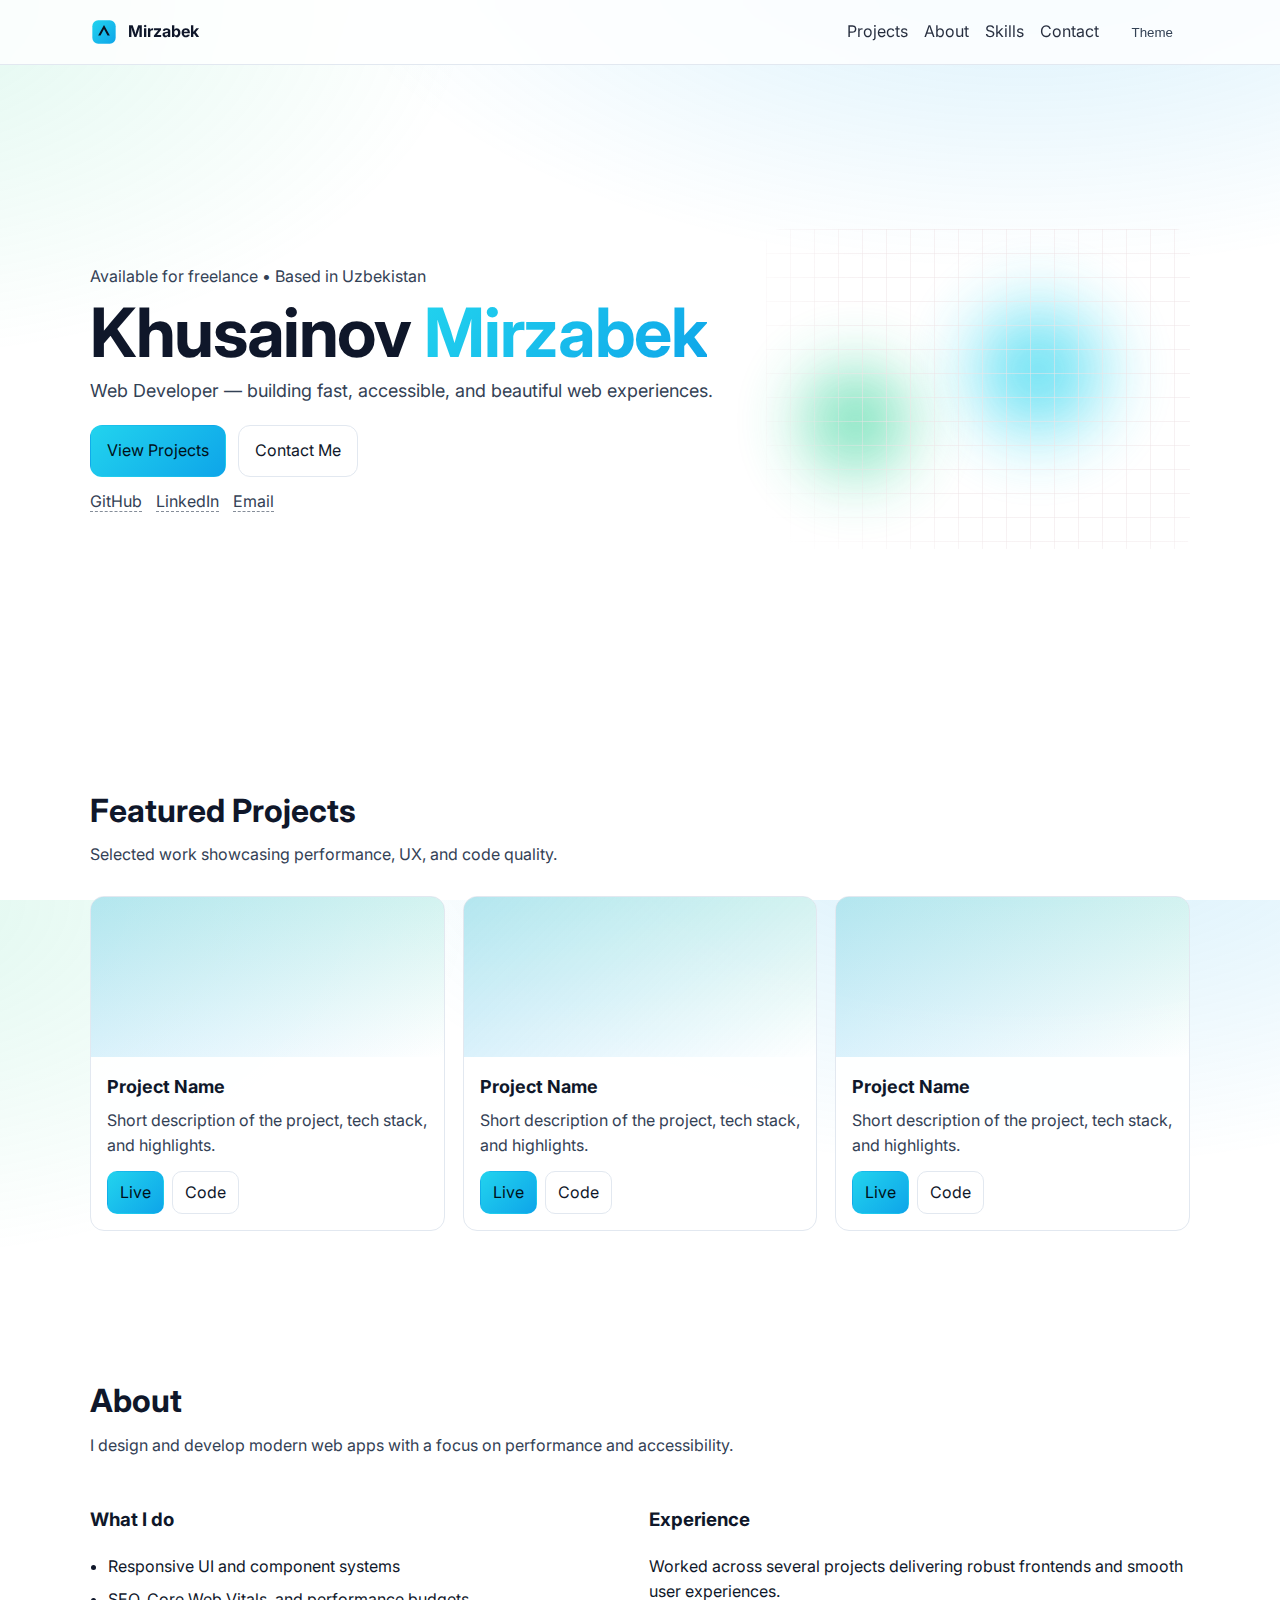
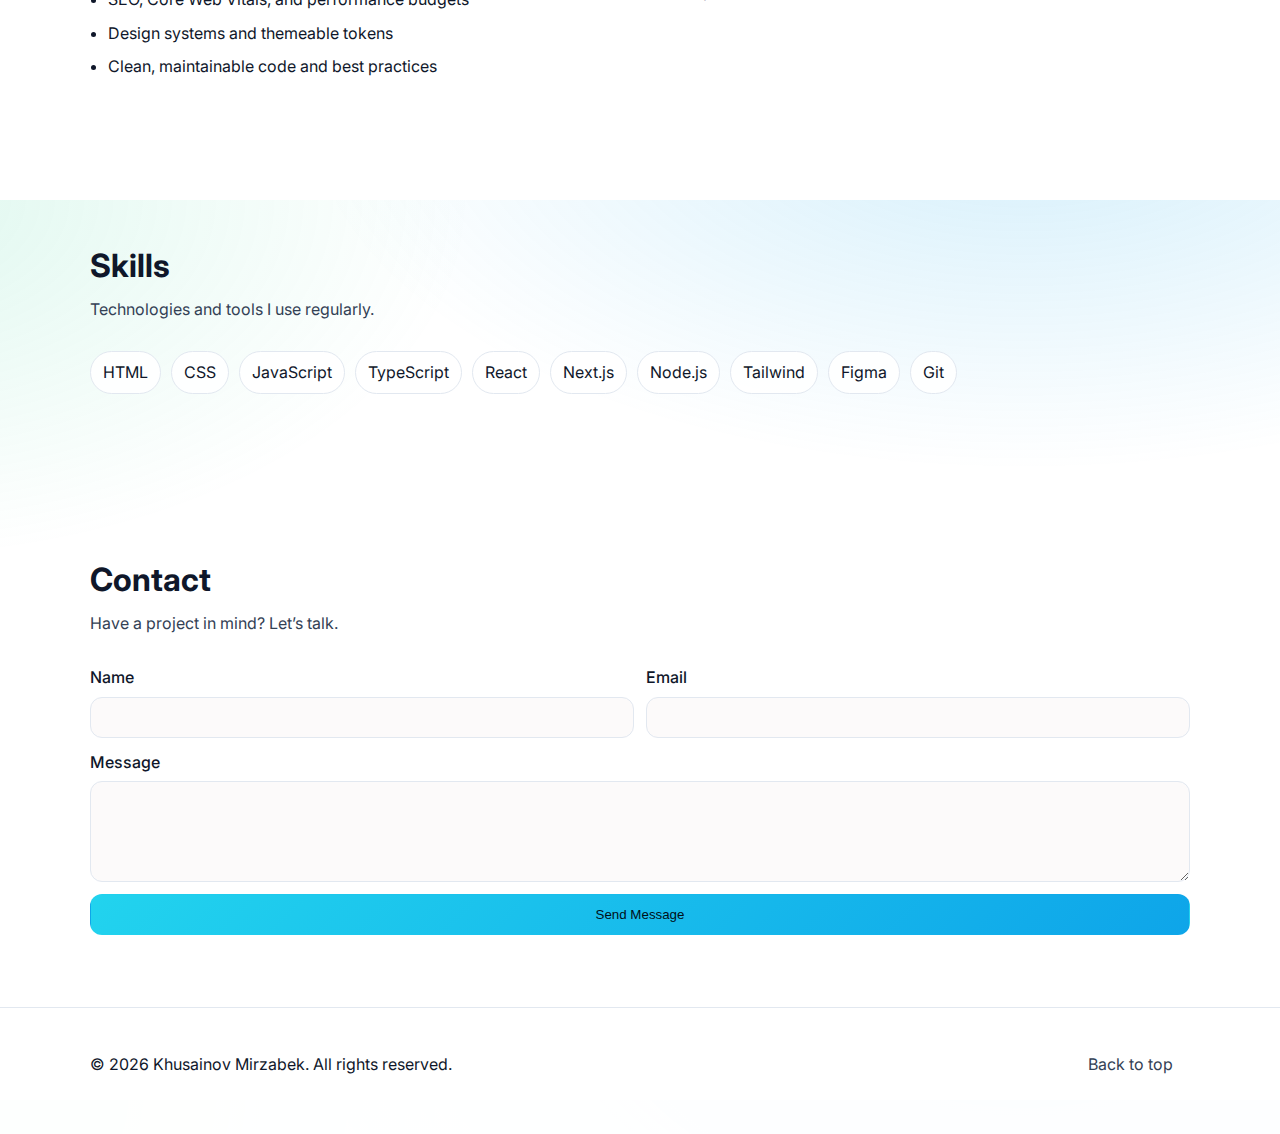
<file: index.html>
<!doctype html>
<html lang="en">
<head>
    <meta charset="utf-8">
    <meta name="viewport" content="width=device-width, initial-scale=1">
    <meta name="theme-color" content="#0ea5e9">
    <title>Khusainov Mirzabek — Web Developer Portfolio</title>
    <meta name="description" content="Portfolio of Khusainov Mirzabek, a web developer crafting modern, fast, and accessible websites and apps.">
    <link rel="icon" href="assets/favicon.svg" type="image/svg+xml">
    <link rel="preconnect" href="https://fonts.googleapis.com">
    <link rel="preconnect" href="https://fonts.gstatic.com" crossorigin>
    <link href="https://fonts.googleapis.com/css2?family=Inter:wght@300;400;500;600;700;800;900&display=swap" rel="stylesheet">
    <link rel="stylesheet" href="src/styles.css">
</head>
<body>
    <a class="skip-link" href="#main">Skip to content</a>

    <header class="site-header" role="banner">
        <nav class="nav container" aria-label="Primary">
            <a href="#home" class="logo" aria-label="Go to home">
                <svg viewBox="0 0 48 48" width="28" height="28" aria-hidden="true">
                    <defs>
                        <linearGradient id="g" x1="0" y1="0" x2="1" y2="1">
                            <stop offset="0%" stop-color="#22d3ee"/>
                            <stop offset="100%" stop-color="#0ea5e9"/>
                        </linearGradient>
                    </defs>
                    <rect x="4" y="4" width="40" height="40" rx="10" fill="url(#g)"/>
                    <path d="M14 30L24 12l10 18h-4l-6-11-6 11h-4z" fill="#0b1220"/>
                </svg>
                <span>Mirzabek</span>
            </a>
            <button class="nav-toggle" aria-label="Toggle navigation" aria-expanded="false">
                <span class="bar"></span>
                <span class="bar"></span>
                <span class="bar"></span>
            </button>
            <ul class="nav-links">
                <li><a href="#projects">Projects</a></li>
                <li><a href="#about">About</a></li>
                <li><a href="#skills">Skills</a></li>
                <li><a href="#contact">Contact</a></li>
                <li><button id="theme-toggle" class="btn btn-ghost" aria-label="Toggle theme">Theme</button></li>
            </ul>
        </nav>
    </header>

    <main id="main" tabindex="-1">
        <section id="home" class="hero container">
            <div class="hero-content">
                <p class="eyebrow">Available for freelance • Based in Uzbekistan</p>
                <h1>
                    Khusainov <span class="accent">Mirzabek</span>
                </h1>
                <p class="subtitle">Web Developer — building fast, accessible, and beautiful web experiences.</p>
                <div class="cta">
                    <a href="#projects" class="btn btn-primary">View Projects</a>
                    <a href="#contact" class="btn btn-outline">Contact Me</a>
                </div>
                <ul class="social">
                    <li><a href="https://github.com/" target="_blank" rel="noopener" aria-label="GitHub">GitHub</a></li>
                    <li><a href="https://www.linkedin.com/" target="_blank" rel="noopener" aria-label="LinkedIn">LinkedIn</a></li>
                    <li><a href="mailto:example@mail.com" aria-label="Email">Email</a></li>
                </ul>
            </div>
            <div class="hero-art" aria-hidden="true">
                <div class="orb orb-a"></div>
                <div class="orb orb-b"></div>
                <div class="grid"></div>
            </div>
        </section>

        <section id="projects" class="section container">
            <div class="section-head">
                <h2>Featured Projects</h2>
                <p>Selected work showcasing performance, UX, and code quality.</p>
            </div>
            <div class="projects-grid" role="list">
                <!-- Project cards will be injected here later -->
                <article class="card" role="listitem">
                    <div class="card-media shimmer"></div>
                    <div class="card-body">
                        <h3>Project Name</h3>
                        <p>Short description of the project, tech stack, and highlights.</p>
                        <div class="card-actions">
                            <a class="btn btn-sm btn-primary" href="#" target="_blank" rel="noopener">Live</a>
                            <a class="btn btn-sm btn-outline" href="#" target="_blank" rel="noopener">Code</a>
                        </div>
                    </div>
                </article>
                <article class="card" role="listitem">
                    <div class="card-media shimmer"></div>
                    <div class="card-body">
                        <h3>Project Name</h3>
                        <p>Short description of the project, tech stack, and highlights.</p>
                        <div class="card-actions">
                            <a class="btn btn-sm btn-primary" href="#" target="_blank" rel="noopener">Live</a>
                            <a class="btn btn-sm btn-outline" href="#" target="_blank" rel="noopener">Code</a>
                        </div>
                    </div>
                </article>
                <article class="card" role="listitem">
                    <div class="card-media shimmer"></div>
                    <div class="card-body">
                        <h3>Project Name</h3>
                        <p>Short description of the project, tech stack, and highlights.</p>
                        <div class="card-actions">
                            <a class="btn btn-sm btn-primary" href="#" target="_blank" rel="noopener">Live</a>
                            <a class="btn btn-sm btn-outline" href="#" target="_blank" rel="noopener">Code</a>
                        </div>
                    </div>
                </article>
            </div>
        </section>

        <section id="about" class="section container">
            <div class="section-head">
                <h2>About</h2>
                <p>I design and develop modern web apps with a focus on performance and accessibility.</p>
            </div>
            <div class="about-grid">
                <div>
                    <h3>What I do</h3>
                    <ul class="checklist">
                        <li>Responsive UI and component systems</li>
                        <li>SEO, Core Web Vitals, and performance budgets</li>
                        <li>Design systems and themeable tokens</li>
                        <li>Clean, maintainable code and best practices</li>
                    </ul>
                </div>
                <div>
                    <h3>Experience</h3>
                    <p>Worked across several projects delivering robust frontends and smooth user experiences.</p>
                </div>
            </div>
        </section>

        <section id="skills" class="section container">
            <div class="section-head">
                <h2>Skills</h2>
                <p>Technologies and tools I use regularly.</p>
            </div>
            <ul class="tags">
                <li>HTML</li>
                <li>CSS</li>
                <li>JavaScript</li>
                <li>TypeScript</li>
                <li>React</li>
                <li>Next.js</li>
                <li>Node.js</li>
                <li>Tailwind</li>
                <li>Figma</li>
                <li>Git</li>
            </ul>
        </section>

        <section id="contact" class="section container">
            <div class="section-head">
                <h2>Contact</h2>
                <p>Have a project in mind? Let’s talk.</p>
            </div>
            <form class="contact-form" name="contact" method="post" data-netlify="true">
                <input type="hidden" name="form-name" value="contact">
                <div class="grid-2">
                    <label>
                        <span>Name</span>
                        <input required name="name" autocomplete="name" />
                    </label>
                    <label>
                        <span>Email</span>
                        <input required name="email" type="email" autocomplete="email" />
                    </label>
                </div>
                <label>
                    <span>Message</span>
                    <textarea required name="message" rows="5"></textarea>
                </label>
                <button class="btn btn-primary" type="submit">Send Message</button>
            </form>
        </section>
    </main>

    <footer class="site-footer">
        <div class="container footer-inner">
            <p>© <span id="year"></span> Khusainov Mirzabek. All rights reserved.</p>
            <a class="btn btn-ghost" href="#home">Back to top</a>
        </div>
    </footer>

    <script src="src/main.js" defer></script>
</body>
</html>
</file>
<file: src/styles.css>
/* Design system tokens */
:root {
  --bg: #0b1220;
  --bg-elevated: #0f172a;
  --text: #e2e8f0;
  --muted: #94a3b8;
  --primary: #0ea5e9;
  --primary-2: #22d3ee;
  --accent: #34d399;
  --card: #0f172a;
  --border: #1e293b;
  --ring: 0 0 0 3px rgb(14 165 233 / 35%);
  --radius: 14px;
  --shadow-1: 0 10px 30px rgb(2 6 23 / 35%);
  --shadow-2: 0 20px 60px rgb(2 6 23 / 50%);
}

@media (prefers-color-scheme: light) {
  :root { --bg: #ffffff; --bg-elevated: #f8fafc; --text: #0f172a; --muted: #334155; --card: #ffffff; --border: #e2e8f0; }
}

* { box-sizing: border-box; }
html, body { height: 100%; }
body {
  margin: 0;
  font-family: Inter, ui-sans-serif, system-ui, -apple-system, Segoe UI, Roboto, Arial, Noto Sans, "Apple Color Emoji", "Segoe UI Emoji";
  color: var(--text);
  background: radial-gradient(1200px 600px at 80% -10%, rgb(14 165 233 / 18%), transparent 60%),
              radial-gradient(1000px 600px at -10% 0%, rgb(52 211 153 / 16%), transparent 60%),
              var(--bg);
  line-height: 1.6;
}

.container { width: min(1100px, 92%); margin: 0 auto; }
.section { padding: 72px 0; }
.section-head { margin-bottom: 28px; }
.section-head h2 { margin: 0 0 6px; font-size: clamp(24px, 3vw, 32px); }
.section-head p { margin: 0; color: var(--muted); }

.skip-link { position: absolute; left: -9999px; }
.skip-link:focus { left: 16px; top: 16px; background: var(--primary); color: #001018; padding: 10px 14px; border-radius: 10px; }

/* Header */
.site-header { position: sticky; top: 0; z-index: 50; backdrop-filter: blur(12px); background: color-mix(in oklch, var(--bg) 80%, transparent); border-bottom: 1px solid var(--border); }
.nav { display: flex; align-items: center; justify-content: space-between; height: 64px; }
.logo { display: inline-flex; align-items: center; gap: 10px; color: var(--text); text-decoration: none; font-weight: 700; }
.nav-links { display: flex; align-items: center; gap: 16px; list-style: none; margin: 0; padding: 0; }
.nav-links a { color: var(--text); text-decoration: none; opacity: .9; }
.nav-links a:hover { opacity: 1; }
.nav-toggle { display: none; background: transparent; border: 0; padding: 8px; cursor: pointer; }
.nav-toggle .bar { display: block; width: 22px; height: 2px; background: var(--text); margin: 4px 0; }

/* Buttons */
.btn { display: inline-flex; align-items: center; justify-content: center; gap: 10px; padding: 12px 16px; border-radius: 12px; border: 1px solid var(--border); text-decoration: none; color: var(--text); background: color-mix(in oklch, var(--bg-elevated) 90%, transparent); box-shadow: none; transition: .2s ease; }
.btn:hover { transform: translateY(-1px); box-shadow: var(--shadow-1); }
.btn:focus-visible { outline: none; box-shadow: var(--ring); }
.btn-primary { background: linear-gradient(135deg, var(--primary-2), var(--primary)); color: #001018; border-color: transparent; }
.btn-outline { background: transparent; }
.btn-ghost { background: transparent; border-color: transparent; color: var(--muted); }
.btn-sm { padding: 8px 12px; border-radius: 10px; }

/* Hero */
.hero { display: grid; grid-template-columns: 1.2fr .8fr; gap: 40px; align-items: center; padding: 72px 0; min-height: 72vh; }
.hero .eyebrow { color: var(--muted); margin: 0 0 8px; }
.hero h1 { margin: 0 0 8px; font-size: clamp(36px, 7vw, 68px); line-height: 1.05; letter-spacing: -0.02em; }
.accent { background: linear-gradient(135deg, var(--primary-2), var(--primary)); -webkit-background-clip: text; background-clip: text; color: transparent; }
.hero .subtitle { color: var(--muted); margin: 0 0 16px; font-size: clamp(16px, 2.2vw, 18px); }
.hero .cta { display: flex; gap: 12px; margin: 20px 0 12px; flex-wrap: wrap; }
.social { display: flex; gap: 14px; list-style: none; padding: 0; margin: 8px 0 0; }
.social a { color: var(--muted); text-decoration: none; border-bottom: 1px dashed color-mix(in oklch, var(--muted) 60%, transparent); }
.social a:hover { color: var(--text); border-bottom-color: transparent; }

.hero-art { position: relative; min-height: 320px; }
.orb { position: absolute; filter: blur(30px); opacity: .9; border-radius: 999px; }
.orb-a { width: 220px; height: 220px; background: radial-gradient(circle, var(--primary-2), transparent 60%); top: 10%; right: 10%; }
.orb-b { width: 180px; height: 180px; background: radial-gradient(circle, var(--accent), transparent 60%); bottom: 12%; left: 0; }
.grid { position: absolute; inset: 0; background: linear-gradient(to right, color-mix(in oklch, var(--border) 50%, transparent) 1px, transparent 1px) 0 0 / 24px 24px, linear-gradient(to bottom, color-mix(in oklch, var(--border) 50%, transparent) 1px, transparent 1px) 0 0 / 24px 24px; mask: radial-gradient(350px 350px at 70% 30%, #000 60%, transparent); border-radius: var(--radius); }

/* Cards */
.projects-grid { display: grid; grid-template-columns: repeat(3, 1fr); gap: 18px; }
.card { background: color-mix(in oklch, var(--card) 92%, transparent); border: 1px solid var(--border); border-radius: var(--radius); overflow: hidden; transition: .25s ease; }
.card:hover { transform: translateY(-3px); box-shadow: var(--shadow-2); border-color: color-mix(in oklch, var(--primary) 30%, var(--border)); }
.card-media { background: linear-gradient(135deg, color-mix(in oklch, var(--primary) 22%, transparent), transparent), linear-gradient(180deg, color-mix(in oklch, var(--accent) 14%, transparent), transparent); height: 160px; }
.shimmer { position: relative; overflow: hidden; }
.shimmer::after { content: ""; position: absolute; inset: 0; transform: translateX(-100%); background: linear-gradient(90deg, transparent, rgb(255 255 255 / 8%), transparent); animation: shimmer 2s infinite; }
@keyframes shimmer { 100% { transform: translateX(100%); } }
.card-body { padding: 16px; }
.card-body h3 { margin: 0 0 6px; font-size: 18px; }
.card-body p { margin: 0 0 12px; color: var(--muted); }
.card-actions { display: flex; gap: 8px; }

/* About */
.about-grid { display: grid; grid-template-columns: 1fr 1fr; gap: 18px; }
.checklist { padding-left: 18px; }
.checklist li { margin: 8px 0; }

/* Skills */
.tags { display: flex; flex-wrap: wrap; gap: 10px; padding: 0; list-style: none; }
.tags li { padding: 8px 12px; border-radius: 999px; background: color-mix(in oklch, var(--card) 92%, transparent); border: 1px solid var(--border); }

/* Contact */
.contact-form { display: grid; gap: 12px; }
.grid-2 { display: grid; grid-template-columns: 1fr 1fr; gap: 12px; }
label { display: grid; gap: 6px; font-weight: 500; }
input, textarea { width: 100%; padding: 12px 12px; border-radius: 12px; border: 1px solid var(--border); background: color-mix(in oklch, var(--bg-elevated) 90%, transparent); color: var(--text); }
input:focus-visible, textarea:focus-visible { outline: none; box-shadow: var(--ring); border-color: color-mix(in oklch, var(--primary) 50%, var(--border)); }

/* Footer */
.site-footer { padding: 28px 0 40px; border-top: 1px solid var(--border); background: color-mix(in oklch, var(--bg) 92%, transparent); }
.footer-inner { display: flex; align-items: center; justify-content: space-between; gap: 12px; }

/* Responsive */
@media (max-width: 980px) {
  .hero { grid-template-columns: 1fr; }
  .hero-art { order: -1; min-height: 240px; }
  .projects-grid { grid-template-columns: repeat(2, 1fr); }
  .about-grid { grid-template-columns: 1fr; }
}

@media (max-width: 640px) {
  .nav-toggle { display: inline-block; }
  .nav-links { position: absolute; right: 4%; top: 64px; background: color-mix(in oklch, var(--bg) 92%, transparent); border: 1px solid var(--border); border-radius: 12px; padding: 10px; display: none; flex-direction: column; width: 220px; }
  .nav-links.show { display: flex; }
  .grid-2 { grid-template-columns: 1fr; }
  .projects-grid { grid-template-columns: 1fr; }
}
</file>
